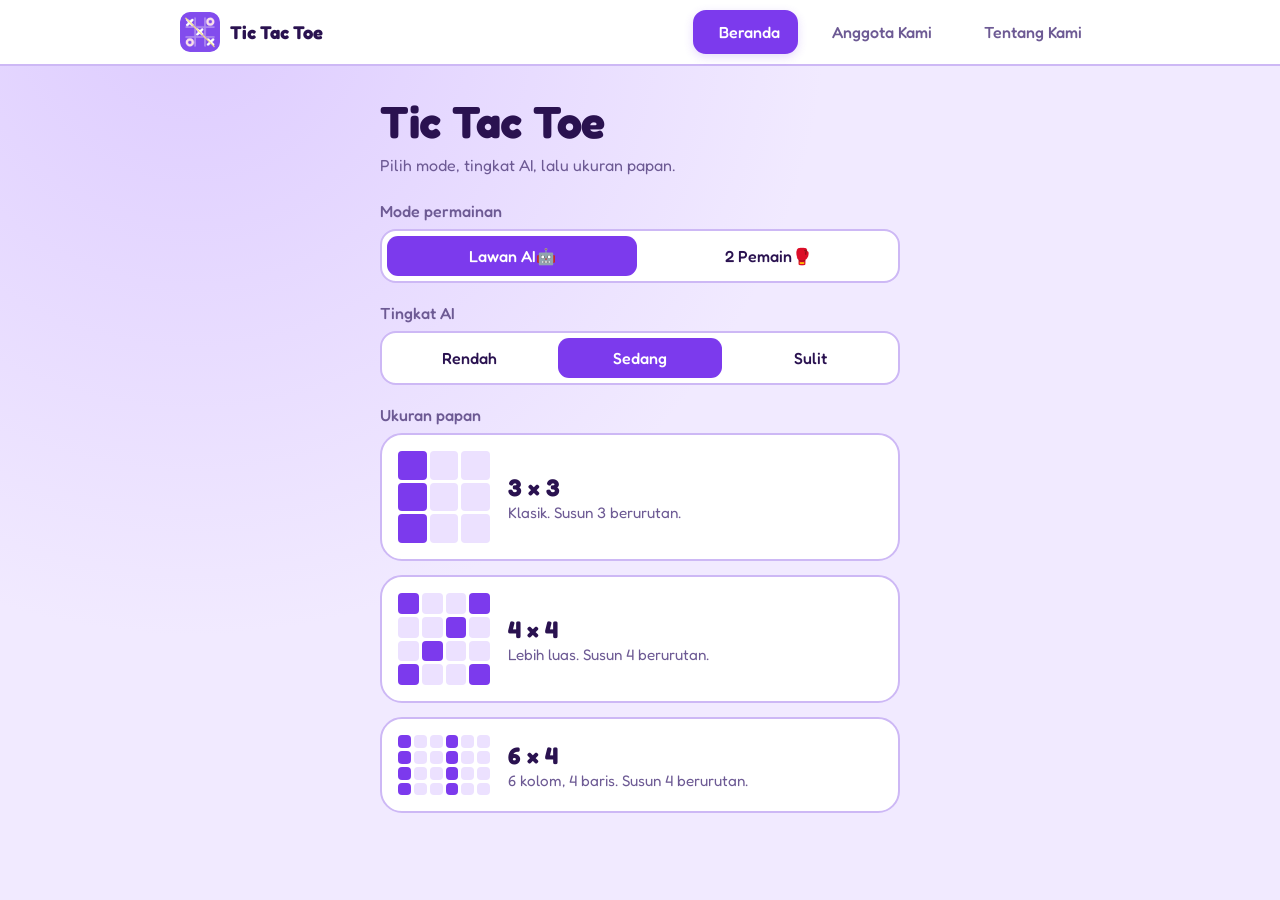
<file: index.html>
<!DOCTYPE html>
<html lang="id">

<head>
  <meta charset="UTF-8">
  <meta name="viewport" content="width=device-width, initial-scale=1, viewport-fit=cover">
  <title>Tic Tac Toe Ungu</title>
  <link rel="preconnect" href="https://fonts.googleapis.com">
  <link rel="stylesheet" href="https://fonts.googleapis.com/css2?family=Fredoka:wght@400;500;700&display=swap">
  <link rel="stylesheet" href="style.css">
  <link rel="stylesheet" href="https://cdn-uicons.flaticon.com/3.0.0/uicons-solid-rounded/css/uicons-solid-rounded.css">
</head>

<body>
  <header class="nav">
    <div class="nav-in">
      <div class="brand">
        <img src="Logo Corel Jip.png" alt="Logo" onerror="this.style.visibility='hidden'">
        <span>Tic Tac Toe</span>
      </div>

      <button class="burger" id="burger" aria-label="Buka menu" aria-expanded="false" aria-controls="menu">
        <span></span><span></span><span></span>
      </button>

      <nav id="menu" aria-label="Navigasi utama">
        <button class="nl on" data-go="home">
          <i class="fi fi-sr-home"></i>
          <span>Beranda</span>
        </button>

        <button class="nl" data-go="group">
          <i class="fi fi-sr-users"></i>
          <span>Anggota Kami</span>
        </button>

        <button class="nl" data-go="about">
          <i class="fi fi-sr-info"></i>
          <span>Tentang Kami</span>
        </button>
      </nav>
    </div>
  </header>
  <main>
    <!-- Beranda -->
    <section id="home">
      <h1>Tic Tac Toe</h1>
      <p class="sub">Pilih mode, tingkat AI, lalu ukuran papan.</p>
      <div class="lbl">Mode permainan</div>
      <div class="seg" id="segMode"><button class="on" data-v="ai">Lawan AI🤖</button><button data-v="pvp">2
          Pemain🥊</button></div>
      <div id="lvlWrap">
        <div class="lbl">Tingkat AI</div>
        <div class="seg" id="segLvl"><button data-v="low">Rendah</button><button class="on"
            data-v="mid">Sedang</button><button data-v="high">Sulit</button></div>
      </div>
      <div class="lbl">Ukuran papan</div>
      <div class="opts">
        <button class="opt" data-r="3" data-c="3" data-k="3">
          <div class="mini" style="grid-template-columns:repeat(3,1fr)">
            <i></i><i></i><i></i><i></i><i></i><i></i><i></i><i></i><i></i></div>
          <div><b>3 × 3</b><span>Klasik. Susun 3 berurutan.</span></div>
        </button>
        <button class="opt" data-r="4" data-c="4" data-k="4">
          <div class="mini" style="grid-template-columns:repeat(4,1fr)">
            <i></i><i></i><i></i><i></i><i></i><i></i><i></i><i></i><i></i><i></i><i></i><i></i><i></i><i></i><i></i><i></i>
          </div>
          <div><b>4 × 4</b><span>Lebih luas. Susun 4 berurutan.</span></div>
        </button>
        <button class="opt" data-r="4" data-c="6" data-k="4">
          <div class="mini" style="grid-template-columns:repeat(6,1fr)">
            <i></i><i></i><i></i><i></i><i></i><i></i><i></i><i></i><i></i><i></i><i></i><i></i><i></i><i></i><i></i><i></i><i></i><i></i><i></i><i></i><i></i><i></i><i></i><i></i>
          </div>
          <div><b>6 × 4</b><span>6 kolom, 4 baris. Susun 4 berurutan.</span></div>
        </button>
      </div>
    </section>

    <!-- Game -->
    <section id="game" class="hidden">
      <div class="top">
        <button class="btn home-btn" id="back" aria-label="Kembali ke Beranda">
          <p>Beranda</p>
          <i class="fi fi-sr-home"></i>
        </button>
        <strong id="mode"></strong>
      </div>
      <div class="score">
        <div class="sc" id="sx"><small id="lx">Pemain X</small><strong id="vx">0</strong></div>
        <div class="sc"><small>Seri</small><strong id="vd">0</strong></div>
        <div class="sc" id="so"><small id="lo">Pemain O</small><strong id="vo">0</strong></div>
      </div>
      <div class="status" id="status" aria-live="polite"></div>
      <div class="board" id="board"></div>
      <div class="actions">
        <button class="btn primary" id="again">Ronde baru</button>
        <button class="btn" id="reset">Reset skor</button>
      </div>
    </section>

    <!-- Group -->
    <section id="group" class="hidden">
      <h1>Anggota Kami</h1>
      <p class="sub">Anggota tim pembuat game ini.</p>
      <div class="members">
        <div class="member">
          <div class="avatar">A</div>
          <div><b>I Gede Adi Prasatya</b></div>
        </div>
        <div class="member">
          <div class="avatar">B</div>
          <div><b>I Pande Kade Kresna Dwipa Pengsu</b></div>
        </div>
        <div class="member">
          <div class="avatar">C</div>
          <div><b>I Wayan Suarbawa</b></div>
        </div>
      </div>
    </section>

    <!-- Tentang Kami -->
    <section id="about" class="hidden">
      <h1>Tentang Kami</h1>
      <p class="sub">Sedikit cerita di balik game ini.</p>
      <div class="devcard">
        <h2>Tic Tac Toe Ungu</h2>
        <p>Tic Tac Toe Ungu merupakan permainan strategi sederhana yang dikembangkan sebagai proyek pembelajaran. Game
          ini menghadirkan pengalaman bermain Tic Tac Toe dengan tampilan bernuansa ungu yang modern, sederhana, dan
          mudah digunakan.

          Permainan ini dirancang agar dapat dimainkan sendiri melawan AI maupun bersama teman dalam satu perangkat.</p>
      </div>
      <div class="devcard">
        <h2>Fitur</h2>
        <p>Lawan AI: Tersedia tiga tingkat kesulitan, mulai dari mudah hingga sulit.</p>
        <p>2 Pemain: Bermain bersama teman secara bergantian.</p>
        <p>Pilihan Papan: Tersedia tiga ukuran papan, yaitu 3 × 3, 4 × 4, dan 6 × 4.</p>
      </div>
    </section>
  </main>

  <script src="script.js"></script>
</body>

</html>
</file>
<file: style.css>
:root{
  --bg:#f1eaff; --surface:#ffffff; --cell:#ece1ff; --cell-h:#ddcbff;
  --ink:#2a1250; --muted:#6d5a94; --accent:#7c3aed; --accent2:#a855f7;
  --x:#6d28d9; --o:#d946ef; --line:#cdb8f5; --win:#fde68a;
  box-sizing:border-box;
  padding-top:env(safe-area-inset-top,0px); padding-bottom:env(safe-area-inset-bottom,0px);
}

*{box-sizing:border-box}
html{height:100%;scroll-padding-top:env(safe-area-inset-top,0px)}
body{
  margin:0;min-height:100%;background:var(--bg);color:var(--ink);
  font-family:"Fredoka","Trebuchet MS",system-ui,sans-serif;
  background-image:radial-gradient(circle at 15% 0%,var(--cell-h) 0,transparent 45%);
  background-repeat:no-repeat;background-attachment:fixed;
}
main{width:100%;max-width:560px;margin:0 auto;padding:28px 20px 40px}
h1{font-size:clamp(2rem,8vw,2.8rem);margin:0 0 6px;font-weight:700;letter-spacing:-.5px}
p.sub{margin:0 0 26px;color:var(--muted)}
.hidden{display:none!important}


/* Navbar */
.nav{position:sticky;top:env(safe-area-inset-top,0px);z-index:10;background:var(--surface);border-bottom:2px solid var(--line)}
.nav-in{max-width:960px;margin:0 auto;padding:10px 20px;display:flex;align-items:center;justify-content:space-between;gap:12px}
.brand{display:flex;align-items:center;gap:10px;color:var(--ink);text-decoration:none;font-weight:700;font-size:1.15rem}
.brand img{width:40px;height:40px;object-fit:contain;border-radius:10px;background:var(--cell);display:block}

.nav nav{display:flex;align-items:center;gap:8px}
.nl{
  display:inline-flex;align-items:center;justify-content:center;gap:8px;
  border:2px solid transparent;background:transparent;color:var(--muted);
  font:inherit;font-weight:500;padding:10px 16px;border-radius:13px;
  cursor:pointer;transition:all .2s ease;
}
.nl i{display:flex;align-items:center;font-size:15px}
.nl:hover{background:var(--cell);color:var(--accent)}
.nl.on{background:var(--accent);color:#fff;border-color:var(--accent);box-shadow:0 3px 10px #7c3aed30}
.nl:active{transform:scale(.96)}
.nl:focus-visible{outline:3px solid var(--accent2);outline-offset:3px}

/* Kartu info (Tentang Kami) */
.devcard{background:var(--surface);border:2px solid var(--line);border-radius:22px;padding:22px;margin-bottom:14px}
.devcard h2{margin:0 0 8px;font-size:1.4rem}
.devcard p{margin:0;color:var(--muted);line-height:1.6}

/* Group */
.members{display:grid;gap:14px}
.member{display:flex;align-items:center;gap:16px;background:var(--surface);border:2px solid var(--line);border-radius:22px;padding:16px}
.avatar{
  flex:none;width:56px;height:56px;border-radius:50%;
  background:var(--accent);color:#fff;font-weight:700;font-size:1.4rem;
  display:flex;align-items:center;justify-content:center;
}
.member b{display:block;font-size:1.15rem}
.member span{color:var(--muted);font-size:.95rem}

/* Hamburger */
.burger{
  display:none;flex:none;width:44px;height:44px;padding:0;
  flex-direction:column;align-items:center;justify-content:center;gap:5px;
  background:var(--surface);border:2px solid var(--line);border-radius:13px;cursor:pointer;
  transition:border-color .2s,background .2s;
}
.burger:hover{border-color:var(--accent)}
.burger:focus-visible{outline:3px solid var(--accent2);outline-offset:3px}
.burger span{display:block;width:20px;height:2.5px;border-radius:2px;background:var(--ink);transition:transform .25s,opacity .2s}
.burger[aria-expanded="true"]{background:var(--cell);border-color:var(--accent)}
.burger[aria-expanded="true"] span:nth-child(1){transform:translateY(7.5px) rotate(45deg)}
.burger[aria-expanded="true"] span:nth-child(2){opacity:0}
.burger[aria-expanded="true"] span:nth-child(3){transform:translateY(-7.5px) rotate(-45deg)}

/* Tampilan HP */
@media (max-width:640px){
  .nav-in{padding:10px 14px}
  .brand{font-size:1.05rem}
  .brand img{width:36px;height:36px}
  .burger{display:flex}
  .nav nav{
    display:none;position:absolute;left:0;right:0;top:100%;
    flex-direction:column;align-items:stretch;gap:6px;
    padding:10px 14px 14px;background:var(--surface);
    border-bottom:2px solid var(--line);box-shadow:0 14px 24px #2a125022;
  }
  .nav nav.open{display:flex;animation:drop .2s ease-out}
  .nl{justify-content:flex-start;padding:13px 16px;font-size:1rem}
}
@keyframes drop{from{opacity:0;transform:translateY(-6px)}to{opacity:1;transform:none}}



/* Beranda */
.opts{display:grid;gap:14px}
.opt{
  display:flex;align-items:center;gap:18px;width:100%;text-align:left;
  background:var(--surface);color:var(--ink);border:2px solid var(--line);
  border-radius:22px;padding:16px;cursor:pointer;font:inherit;
  transition:transform .15s,border-color .15s;
}
.opt:hover,.opt:focus-visible{border-color:var(--accent);transform:translateY(-2px);outline:none}
.opt:focus-visible{box-shadow:0 0 0 3px var(--accent2)}
.mini{display:grid;gap:3px;flex:none;width:92px}
.mini i{aspect-ratio:1;background:var(--cell);border-radius:4px;display:block}
.mini i:nth-child(3n+1){background:var(--accent)}
.opt b{font-size:1.5rem;display:block}
.opt span{color:var(--muted);font-size:.95rem}

.lbl{font-weight:500;color:var(--muted);margin:0 0 8px}
.seg{display:flex;gap:6px;background:var(--surface);border:2px solid var(--line);border-radius:16px;padding:5px;margin-bottom:20px}
.seg button{flex:1;border:0;background:transparent;color:var(--ink);font:inherit;font-weight:500;padding:10px 6px;border-radius:11px;cursor:pointer}
.seg button.on{background:var(--accent);color:#fff}
.seg button:focus-visible{outline:3px solid var(--accent2)}
.cell svg{width:70%;height:70%;fill:none;stroke:currentColor;stroke-width:13;stroke-linecap:round;stroke-linejoin:round;pointer-events:none;display:block}
.cell{padding:0}
/* Game */
.top{display:flex;justify-content:space-between;align-items:center;margin-bottom:16px;gap:8px}
.btn{
  background:var(--surface);color:var(--ink);border:2px solid var(--line);border-radius:14px;
  padding:9px 16px;font:inherit;font-weight:500;cursor:pointer;
}
.btn:hover{border-color:var(--accent)}
.btn.primary{background:var(--accent);border-color:var(--accent);color:#fff}

.home-btn {
  display: inline-flex;
  align-items: center;
  justify-content: center;
  gap: 8px;
  padding: 9px 16px;
}

.home-btn p {
  margin: 0;
}

.home-btn i {
  display: flex;
  align-items: center;
  font-size: 16px;
}
.score{display:grid;grid-template-columns:1fr 1fr 1fr;gap:10px;margin-bottom:16px}
.sc{background:var(--surface);border:2px solid var(--line);border-radius:16px;padding:10px;text-align:center;transition:border-color .2s}
.sc.on{border-color:var(--accent)}
.sc small{display:block;color:var(--muted)}
.sc strong{font-size:1.6rem}
.status{text-align:center;font-size:1.25rem;font-weight:500;min-height:1.8em;margin-bottom:14px}
.board{
  display:grid;gap:8px;padding:12px;background:var(--surface);
  border:2px solid var(--line);border-radius:24px;margin:0 auto;
}
.cell{
  aspect-ratio:1;border:0;border-radius:14px;background:var(--cell);cursor:pointer;
  font:700 clamp(1.4rem,9vw,3rem)/1 inherit;font-family:inherit;color:var(--ink);
  display:flex;align-items:center;justify-content:center;transition:background .15s,transform .15s;
}
.cell:hover:not(:disabled){background:var(--cell-h)}
.cell:focus-visible{outline:3px solid var(--accent2)}
.cell.x{color:var(--x)} .cell.o{color:var(--o)}
.cell.pop{animation:pop .22s ease-out}
.cell.win{background:var(--win);color:#3b0764}
.cell:disabled{cursor:default}
.actions{display:flex;gap:10px;justify-content:center;margin-top:18px}
@keyframes pop{from{transform:scale(.4)}to{transform:scale(1)}}
@media (prefers-reduced-motion:reduce){*{animation:none!important;transition:none!important}}
</file>
